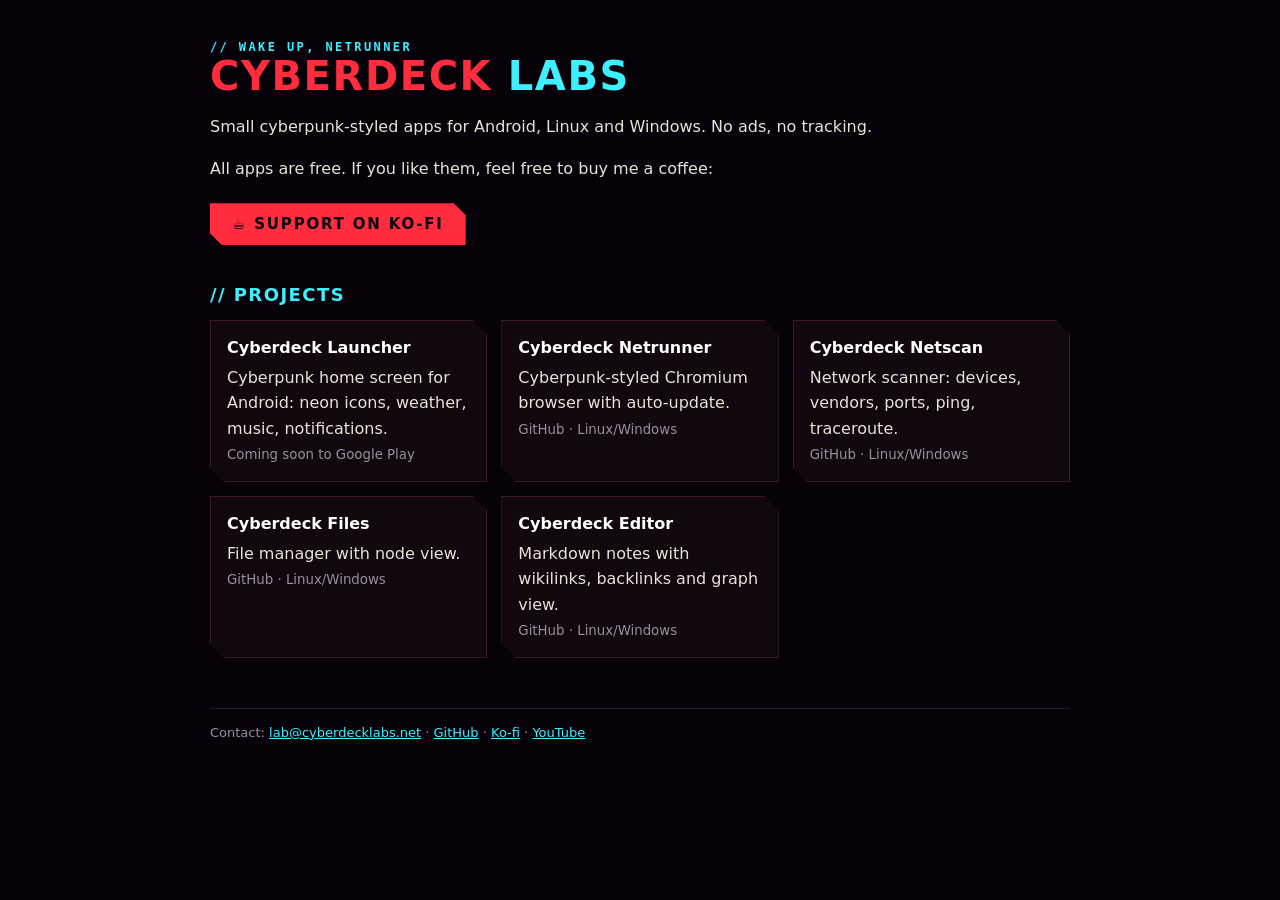
<file: index.html>
<!DOCTYPE html><html lang="en"><head><meta charset="utf-8"><meta name="viewport" content="width=device-width,initial-scale=1">
<title>Cyberdeck Labs</title><link rel="stylesheet" href="/style.css"><link rel="icon" href="/launcher/icon.png"></head>
<body><div class="w"><div class="k">// WAKE UP, NETRUNNER</div><h1>CYBERDECK <span>LABS</span></h1>
<p>Small cyberpunk-styled apps for Android, Linux and Windows. No ads, no tracking.</p>
<p>All apps are free. If you like them, feel free to buy me a coffee:<br><a class="kofi" href="https://ko-fi.com/cyberdecklabs" target="_blank" rel="noopener">☕ SUPPORT ON KO-FI</a></p>
<h2>// PROJECTS</h2><div class="grid"><a class="c" href="launcher/" style="text-decoration:none"><b>Cyberdeck Launcher</b><span style="color:#e6e4d8">Cyberpunk home screen for Android: neon icons, weather, music, notifications.</span><br><small>Coming soon to Google Play</small></a>
<a class="c" href="https://github.com/cyberdeck-labs/cyberdeck-netrunner" style="text-decoration:none"><b>Cyberdeck Netrunner</b><span style="color:#e6e4d8">Cyberpunk-styled Chromium browser with auto-update.</span><br><small>GitHub · Linux/Windows</small></a>
<a class="c" href="https://github.com/cyberdeck-labs/cyberdeck-netscan" style="text-decoration:none"><b>Cyberdeck Netscan</b><span style="color:#e6e4d8">Network scanner: devices, vendors, ports, ping, traceroute.</span><br><small>GitHub · Linux/Windows</small></a>
<a class="c" href="https://github.com/cyberdeck-labs/cyberdeck-files" style="text-decoration:none"><b>Cyberdeck Files</b><span style="color:#e6e4d8">File manager with node view.</span><br><small>GitHub · Linux/Windows</small></a>
<a class="c" href="https://github.com/cyberdeck-labs/cyberdeck-editor" style="text-decoration:none"><b>Cyberdeck Editor</b><span style="color:#e6e4d8">Markdown notes with wikilinks, backlinks and graph view.</span><br><small>GitHub · Linux/Windows</small></a></div>
<footer>Contact: <a href="mailto:lab@cyberdecklabs.net">lab@cyberdecklabs.net</a> · <a href="https://github.com/cyberdeck-labs">GitHub</a> · <a href="https://ko-fi.com/cyberdecklabs">Ko-fi</a> · <a href="https://www.youtube.com/@cyberdeck-labs">YouTube</a></footer></div></body></html>
</file>
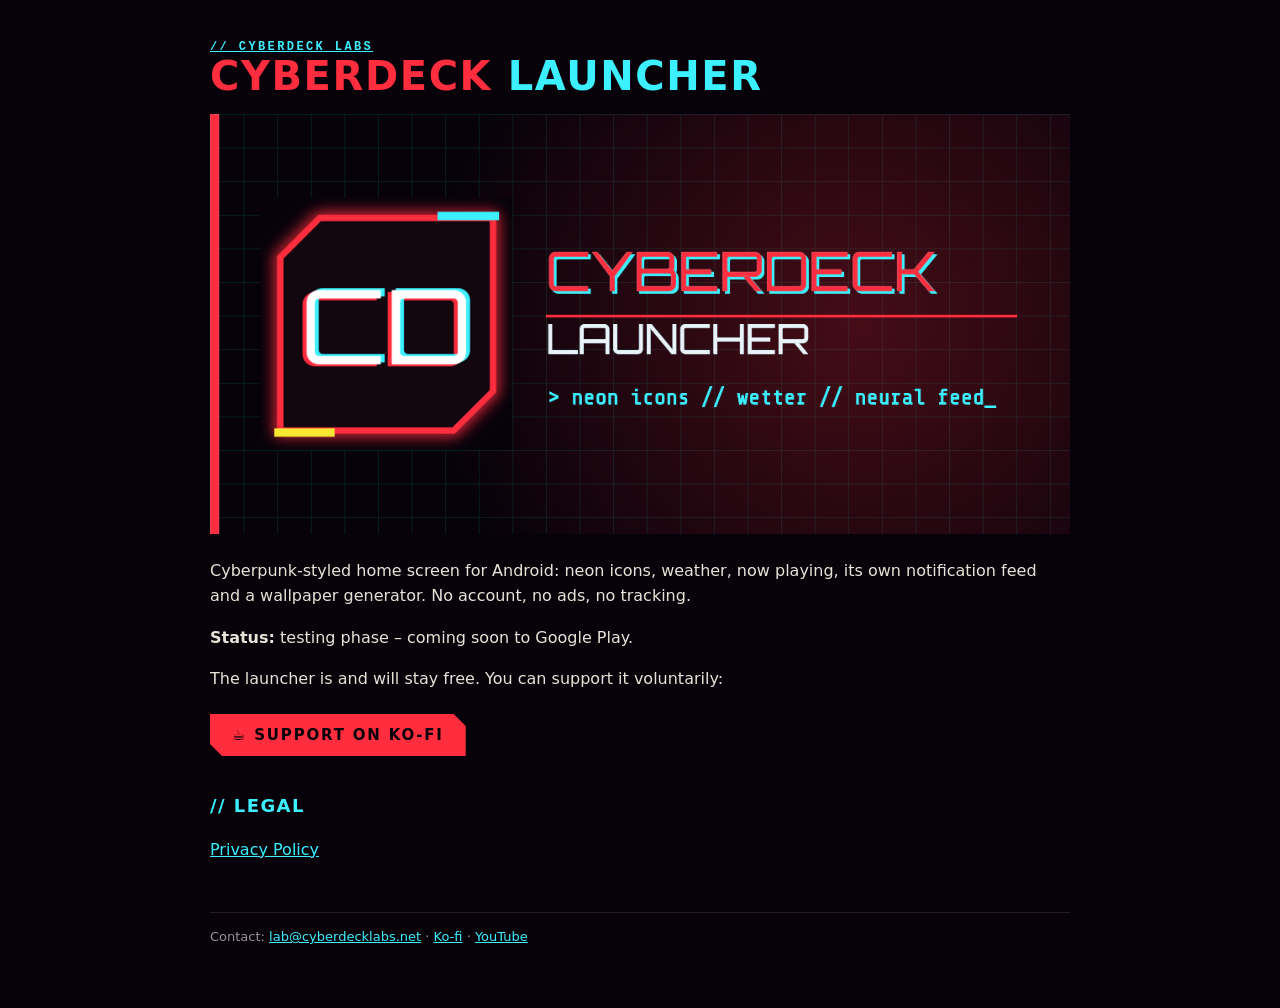
<file: launcher/index.html>
<!DOCTYPE html><html lang="en"><head><meta charset="utf-8"><meta name="viewport" content="width=device-width,initial-scale=1">
<title>Cyberdeck Launcher – Cyberdeck Labs</title><link rel="stylesheet" href="/style.css"><link rel="icon" href="/launcher/icon.png"></head>
<body><div class="w"><div class="k"><a href="/">// CYBERDECK LABS</a></div><h1>CYBERDECK <span>LAUNCHER</span></h1>
<p><img src="banner.png" alt="Cyberdeck Launcher"></p>
<p>Cyberpunk-styled home screen for Android: neon icons, weather, now playing, its own notification feed and a wallpaper generator. No account, no ads, no tracking.</p>
<p><b>Status:</b> testing phase – coming soon to Google Play.</p>
<p>The launcher is and will stay free. You can support it voluntarily:<br><a class="kofi" href="https://ko-fi.com/cyberdecklabs" target="_blank" rel="noopener">☕ SUPPORT ON KO-FI</a></p>
<h2>// LEGAL</h2><p><a href="privacy/">Privacy Policy</a></p>
<footer>Contact: <a href="mailto:lab@cyberdecklabs.net">lab@cyberdecklabs.net</a> · <a href="https://ko-fi.com/cyberdecklabs">Ko-fi</a> · <a href="https://www.youtube.com/@cyberdeck-labs">YouTube</a></footer></div></body></html>
</file>
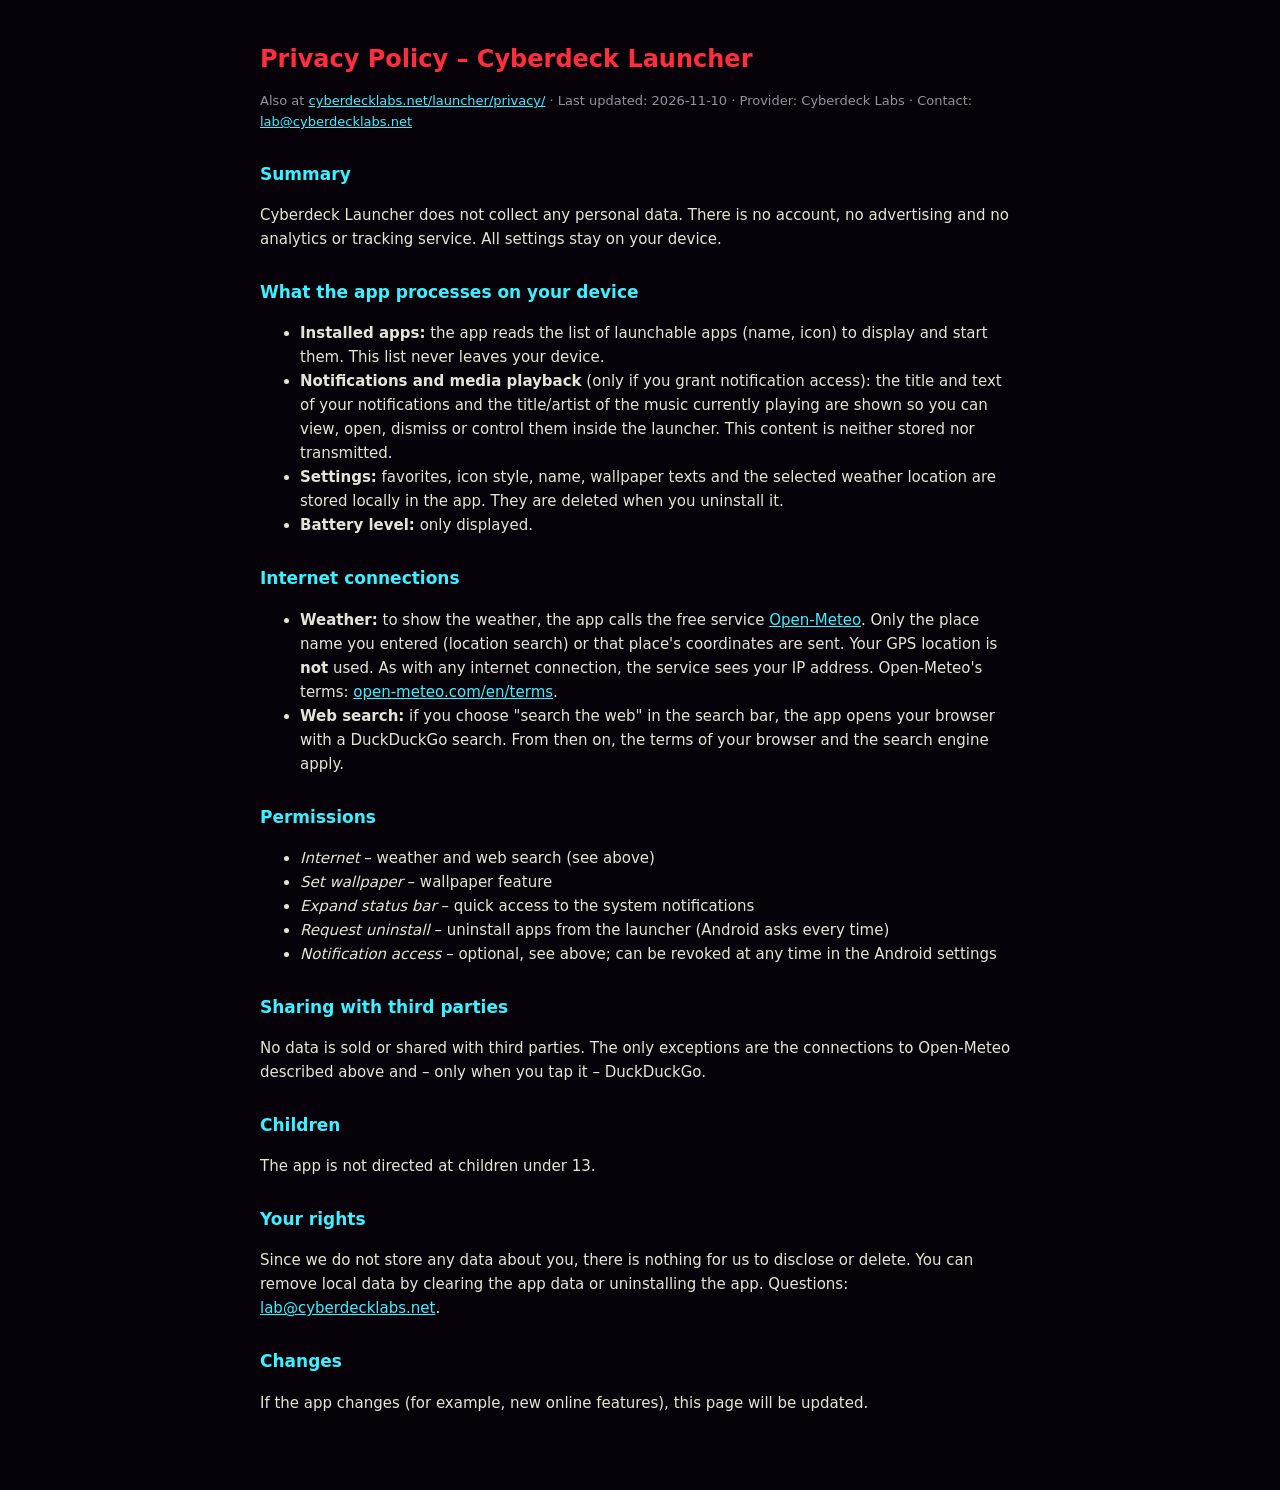
<file: launcher/datenschutz/index.html>
<!DOCTYPE html>
<html lang="en"><head><meta charset="utf-8"><meta name="viewport" content="width=device-width,initial-scale=1">
<title>Cyberdeck Launcher – Privacy Policy</title>
<style>
body{max-width:760px;margin:0 auto;padding:24px 18px 60px;background:#07020a;color:#e6e4d8;font:15px/1.6 system-ui,sans-serif}
h1{color:#ff2d3d;font-size:24px;margin-bottom:4px} h2{color:#3cf0ff;font-size:17px;margin-top:28px}
a{color:#3cf0ff} .meta{color:#9a8fa0;font-size:13px}
</style></head><body>

<h1>Privacy Policy – Cyberdeck Launcher</h1>
<p class="meta">Also at <a href="/launcher/privacy/">cyberdecklabs.net/launcher/privacy/</a> · Last updated: 2026-11-10 · Provider: Cyberdeck Labs · Contact: <a href="mailto:lab@cyberdecklabs.net">lab@cyberdecklabs.net</a></p>

<h2>Summary</h2>
<p>Cyberdeck Launcher does not collect any personal data. There is no account, no advertising and no analytics or tracking service. All settings stay on your device.</p>

<h2>What the app processes on your device</h2>
<ul>
<li><b>Installed apps:</b> the app reads the list of launchable apps (name, icon) to display and start them. This list never leaves your device.</li>
<li><b>Notifications and media playback</b> (only if you grant notification access): the title and text of your notifications and the title/artist of the music currently playing are shown so you can view, open, dismiss or control them inside the launcher. This content is neither stored nor transmitted.</li>
<li><b>Settings:</b> favorites, icon style, name, wallpaper texts and the selected weather location are stored locally in the app. They are deleted when you uninstall it.</li>
<li><b>Battery level:</b> only displayed.</li>
</ul>

<h2>Internet connections</h2>
<ul>
<li><b>Weather:</b> to show the weather, the app calls the free service <a href="https://open-meteo.com/">Open-Meteo</a>. Only the place name you entered (location search) or that place's coordinates are sent. Your GPS location is <b>not</b> used. As with any internet connection, the service sees your IP address. Open-Meteo's terms: <a href="https://open-meteo.com/en/terms">open-meteo.com/en/terms</a>.</li>
<li><b>Web search:</b> if you choose "search the web" in the search bar, the app opens your browser with a DuckDuckGo search. From then on, the terms of your browser and the search engine apply.</li>
</ul>

<h2>Permissions</h2>
<ul>
<li><i>Internet</i> – weather and web search (see above)</li>
<li><i>Set wallpaper</i> – wallpaper feature</li>
<li><i>Expand status bar</i> – quick access to the system notifications</li>
<li><i>Request uninstall</i> – uninstall apps from the launcher (Android asks every time)</li>
<li><i>Notification access</i> – optional, see above; can be revoked at any time in the Android settings</li>
</ul>

<h2>Sharing with third parties</h2>
<p>No data is sold or shared with third parties. The only exceptions are the connections to Open-Meteo described above and – only when you tap it – DuckDuckGo.</p>

<h2>Children</h2>
<p>The app is not directed at children under 13.</p>

<h2>Your rights</h2>
<p>Since we do not store any data about you, there is nothing for us to disclose or delete. You can remove local data by clearing the app data or uninstalling the app. Questions: <a href="mailto:lab@cyberdecklabs.net">lab@cyberdecklabs.net</a>.</p>

<h2>Changes</h2>
<p>If the app changes (for example, new online features), this page will be updated.</p>
</body></html>
</file>
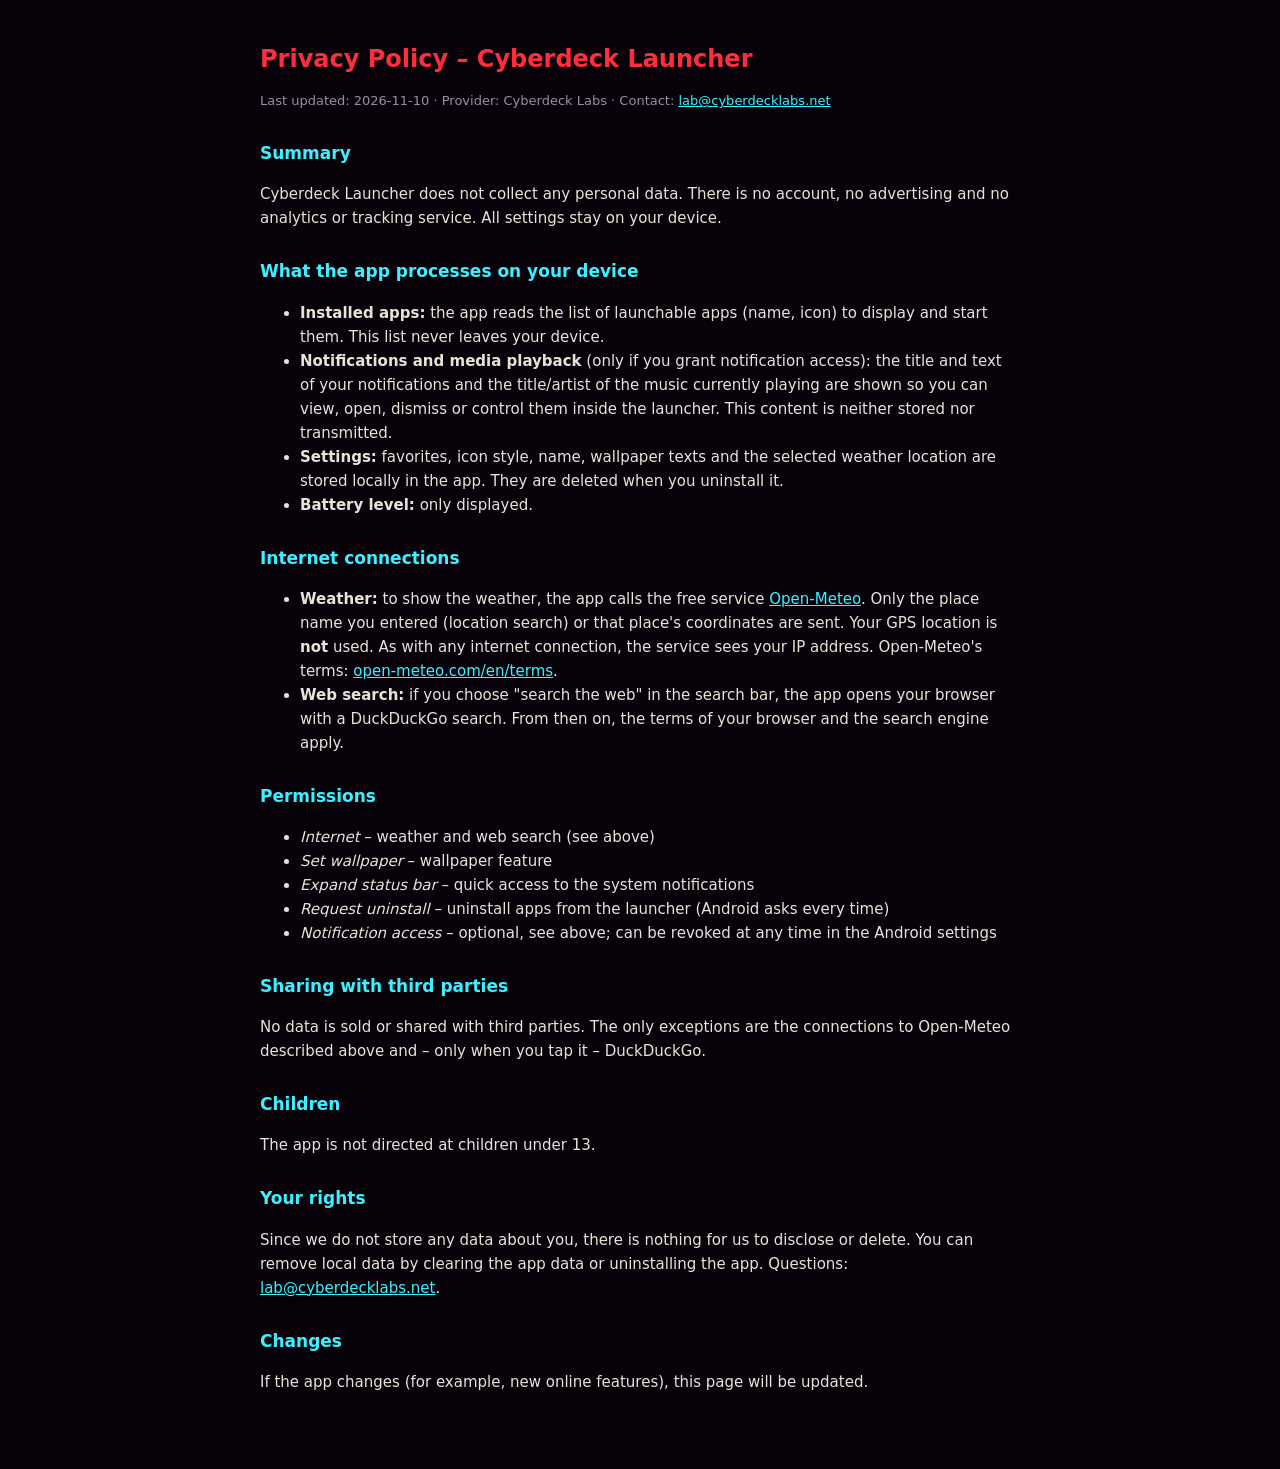
<file: launcher/privacy/index.html>
<!DOCTYPE html>
<html lang="en"><head><meta charset="utf-8"><meta name="viewport" content="width=device-width,initial-scale=1">
<title>Cyberdeck Launcher – Privacy Policy</title>
<style>
body{max-width:760px;margin:0 auto;padding:24px 18px 60px;background:#07020a;color:#e6e4d8;font:15px/1.6 system-ui,sans-serif}
h1{color:#ff2d3d;font-size:24px;margin-bottom:4px} h2{color:#3cf0ff;font-size:17px;margin-top:28px}
a{color:#3cf0ff} .meta{color:#9a8fa0;font-size:13px}
</style></head><body>

<h1>Privacy Policy – Cyberdeck Launcher</h1>
<p class="meta">Last updated: 2026-11-10 · Provider: Cyberdeck Labs · Contact: <a href="mailto:lab@cyberdecklabs.net">lab@cyberdecklabs.net</a></p>

<h2>Summary</h2>
<p>Cyberdeck Launcher does not collect any personal data. There is no account, no advertising and no analytics or tracking service. All settings stay on your device.</p>

<h2>What the app processes on your device</h2>
<ul>
<li><b>Installed apps:</b> the app reads the list of launchable apps (name, icon) to display and start them. This list never leaves your device.</li>
<li><b>Notifications and media playback</b> (only if you grant notification access): the title and text of your notifications and the title/artist of the music currently playing are shown so you can view, open, dismiss or control them inside the launcher. This content is neither stored nor transmitted.</li>
<li><b>Settings:</b> favorites, icon style, name, wallpaper texts and the selected weather location are stored locally in the app. They are deleted when you uninstall it.</li>
<li><b>Battery level:</b> only displayed.</li>
</ul>

<h2>Internet connections</h2>
<ul>
<li><b>Weather:</b> to show the weather, the app calls the free service <a href="https://open-meteo.com/">Open-Meteo</a>. Only the place name you entered (location search) or that place's coordinates are sent. Your GPS location is <b>not</b> used. As with any internet connection, the service sees your IP address. Open-Meteo's terms: <a href="https://open-meteo.com/en/terms">open-meteo.com/en/terms</a>.</li>
<li><b>Web search:</b> if you choose "search the web" in the search bar, the app opens your browser with a DuckDuckGo search. From then on, the terms of your browser and the search engine apply.</li>
</ul>

<h2>Permissions</h2>
<ul>
<li><i>Internet</i> – weather and web search (see above)</li>
<li><i>Set wallpaper</i> – wallpaper feature</li>
<li><i>Expand status bar</i> – quick access to the system notifications</li>
<li><i>Request uninstall</i> – uninstall apps from the launcher (Android asks every time)</li>
<li><i>Notification access</i> – optional, see above; can be revoked at any time in the Android settings</li>
</ul>

<h2>Sharing with third parties</h2>
<p>No data is sold or shared with third parties. The only exceptions are the connections to Open-Meteo described above and – only when you tap it – DuckDuckGo.</p>

<h2>Children</h2>
<p>The app is not directed at children under 13.</p>

<h2>Your rights</h2>
<p>Since we do not store any data about you, there is nothing for us to disclose or delete. You can remove local data by clearing the app data or uninstalling the app. Questions: <a href="mailto:lab@cyberdecklabs.net">lab@cyberdecklabs.net</a>.</p>

<h2>Changes</h2>
<p>If the app changes (for example, new online features), this page will be updated.</p>
</body></html>
</file>
<file: style.css>
body{margin:0;background:#07020a;color:#e6e4d8;font:16px/1.6 system-ui,sans-serif}
.w{max-width:860px;margin:0 auto;padding:40px 20px 60px}
h1{font:800 40px/1.1 system-ui;letter-spacing:.04em;color:#ff2d3d;margin:0}
h1 span{color:#3cf0ff} .k{font:700 12px monospace;letter-spacing:.2em;color:#3cf0ff}
h2{color:#3cf0ff;font-size:18px;margin:36px 0 10px;letter-spacing:.08em}
a{color:#3cf0ff} .grid{display:grid;grid-template-columns:repeat(auto-fill,minmax(250px,1fr));gap:14px}
.c{border:1px solid #3a1a26;background:#12060f;padding:14px 16px;clip-path:polygon(0 0,calc(100% - 14px) 0,100% 14px,100% 100%,14px 100%,0 calc(100% - 14px))}
.c b{color:#fff;display:block;margin-bottom:4px} .c small{color:#9a8fa0}
footer{margin-top:50px;color:#9a8fa0;font-size:13px;border-top:1px solid #2a1a2e;padding-top:14px}
img{max-width:100%}
.kofi{display:inline-block;margin-top:22px;padding:12px 22px;background:#ff2d3d;color:#07020a;font:800 15px system-ui;letter-spacing:.12em;text-decoration:none;
clip-path:polygon(0 0,calc(100% - 12px) 0,100% 12px,100% 100%,12px 100%,0 calc(100% - 12px))}
.kofi:hover{background:#3cf0ff}
</file>
